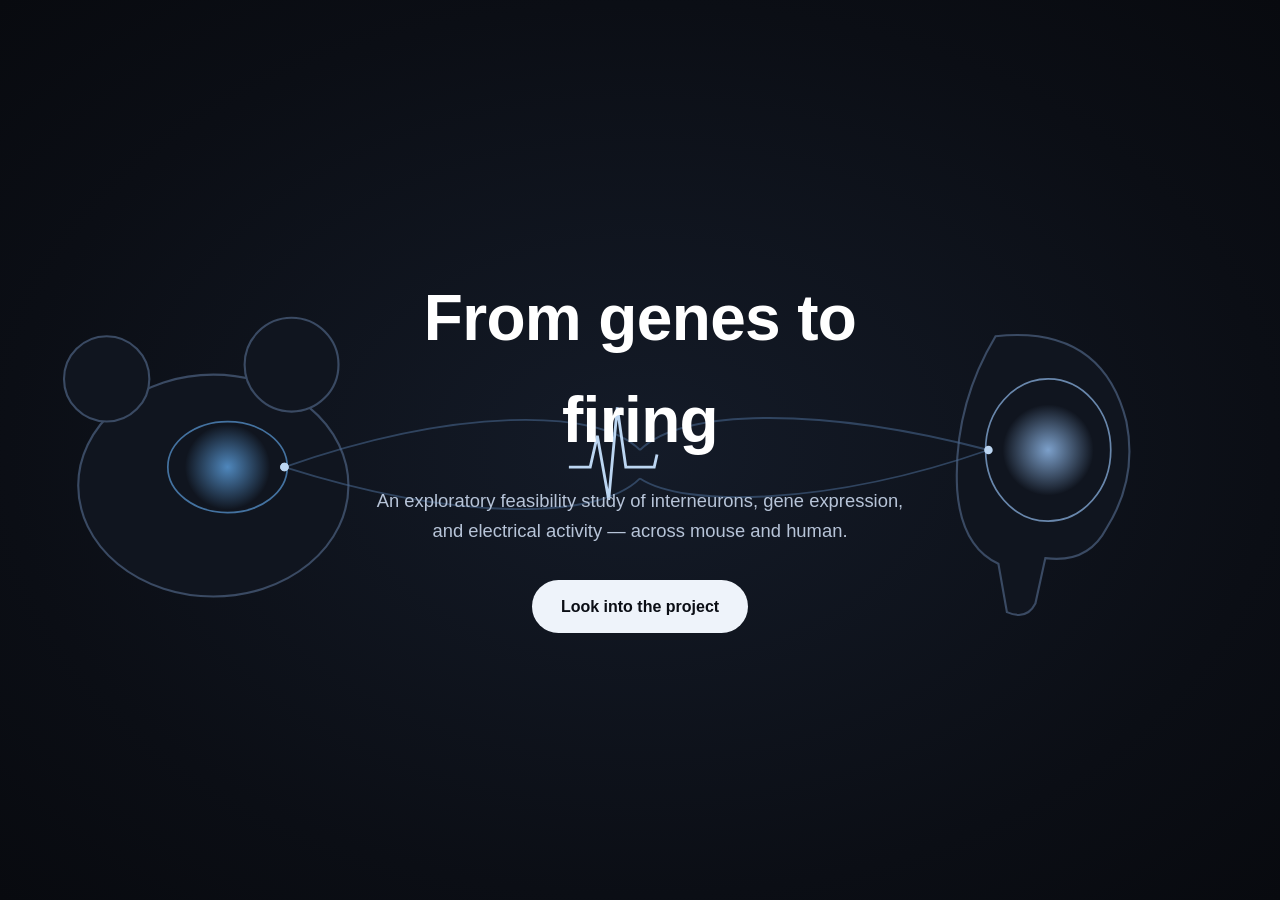
<file: website/index.html>
<!DOCTYPE html>
<html lang="en">
<head>
<meta charset="utf-8">
<meta name="viewport" content="width=device-width, initial-scale=1">
<script>try{if(sessionStorage.getItem('pq_entered')==='1'){document.documentElement.classList.add('entered')}}catch(e){}</script>
<title>Candidate-Gene Attribution: Mouse Interneuron Patch-seq</title>
<link rel="stylesheet" href="style.css">
</head>
<body>

<section class="opening" aria-labelledby="opening-title">
  <div class="opening-scene" aria-hidden="true">
    <svg viewBox="0 0 900 420" preserveAspectRatio="xMidYMid meet" focusable="false">
      <defs>
        <radialGradient id="glowMouse" cx="50%" cy="50%" r="50%">
          <stop offset="0%" stop-color="#5a9bd8" stop-opacity="0.85"/>
          <stop offset="100%" stop-color="#5a9bd8" stop-opacity="0"/>
        </radialGradient>
        <radialGradient id="glowHuman" cx="50%" cy="50%" r="50%">
          <stop offset="0%" stop-color="#8fb8e8" stop-opacity="0.85"/>
          <stop offset="100%" stop-color="#8fb8e8" stop-opacity="0"/>
        </radialGradient>
      </defs>

      <!-- mouse silhouette -->
      <g class="scene-figure scene-mouse">
        <ellipse cx="150" cy="235" rx="95" ry="78" fill="#10151f" stroke="#3a4a63" stroke-width="1.5"/>
        <circle cx="75" cy="160" r="30" fill="#10151f" stroke="#3a4a63" stroke-width="1.5"/>
        <circle cx="205" cy="150" r="33" fill="#10151f" stroke="#3a4a63" stroke-width="1.5"/>
        <circle class="brain-glow" cx="160" cy="222" r="30" fill="url(#glowMouse)"/>
        <ellipse cx="160" cy="222" rx="42" ry="32" fill="none" stroke="#5a9bd8" stroke-width="1.2" opacity="0.7"/>
      </g>

      <!-- human silhouette (profile) -->
      <g class="scene-figure scene-human">
        <path d="M 700 130 Q 775 122, 792 190 Q 800 230, 778 265 Q 765 290, 735 286 L 728 318 Q 722 330, 708 324 L 702 290 Q 676 278, 673 238 Q 670 180, 700 130 Z"
          fill="#10151f" stroke="#3a4a63" stroke-width="1.5"/>
        <circle class="brain-glow" cx="737" cy="210" r="32" fill="url(#glowHuman)"/>
        <ellipse cx="737" cy="210" rx="44" ry="50" fill="none" stroke="#8fb8e8" stroke-width="1.2" opacity="0.7"/>
      </g>

      <!-- neural pathway: branching lines between the two glows -->
      <g class="scene-pathway" fill="none" stroke="#4a6a93" stroke-width="1.3" opacity="0.55">
        <path d="M 200 222 C 320 180, 420 180, 450 210" />
        <path d="M 200 222 C 320 260, 420 260, 450 230" />
        <path d="M 695 210 C 580 180, 480 180, 450 210" />
        <path d="M 695 210 C 580 250, 480 250, 450 230" />
      </g>

      <!-- traveling particles along the pathway -->
      <g class="scene-particles">
        <circle class="particle p1" r="3" fill="#bcd6f2"/>
        <circle class="particle p2" r="3" fill="#bcd6f2"/>
        <circle class="particle p3" r="3" fill="#bcd6f2"/>
      </g>

      <!-- resolving waveform at center -->
      <g class="scene-wave">
        <polyline class="wave-line" points="400,222 415,222 420,200 428,245 434,180 440,222 460,222 466,195 472,250 478,222 500,222"
          fill="none" stroke="#bcd6f2" stroke-width="2"/>
      </g>
    </svg>
  </div>

  <p class="opening-sr-desc">
    An atmospheric, slowly animated scene: a mouse silhouette on the left and a
    human silhouette on the right, each with a softly glowing brain region,
    connected by faint neural-pathway lines. Small points of light drift along
    these lines toward the center, where they resolve into a simple electrical
    waveform. This is a conceptual illustration of the project's guiding
    question -- it does not depict any measured gene, signal, or result.
  </p>

  <div class="opening-content">
    <h1 id="opening-title">From genes to firing</h1>
    <p class="opening-sub">An exploratory feasibility study of interneurons, gene expression, and electrical activity &mdash; across mouse and human.</p>
    <a class="cta" href="#content">Look into the project</a>
  </div>
</section>

<div class="site-wrap">
<header class="site-header">
  <div class="inner">
    <a href="index.html"><strong>Patch-seq Gene Attribution</strong></a>
    <nav>
      <a href="index.html">Overview</a>
      <a href="methods.html">Methods</a>
      <a href="data.html">Data &amp; Licensing</a>
      <a href="results.html">Results</a>
      <a href="limitations.html">Limitations</a>
      <a href="reproducibility.html">Reproducibility</a>
      <a href="references.html">References</a>
    </nav>
  </div>
</header>

<main id="content" tabindex="-1">
<div class="hero">

<p><span class="status-line">Exploratory feasibility study &mdash; research continues while transcriptomic data-use permissions are clarified.</span></p>

<h2>The research question</h2>

<p class="lede">
Among genes expressed in mouse interneurons, which track how they fire,
and does that make biophysical sense? This project is building a pipeline
to find candidate genes whose expression statistically tracks
electrophysiological differences in mouse cortical interneurons, after
controlling for subclass and donor, and to check whether those candidates
are biophysically plausible against known ion-channel function. That
analysis is distinct from prior cross-modal classification and
mouse-to-human transfer-learning work &mdash; but it has not yet run on
real transcriptomic data, for reasons explained below.
</p>

<figure class="species-hero">
<svg viewBox="0 0 760 320" role="img" aria-labelledby="species-title species-desc">
  <title id="species-title">Conceptual illustration: gene expression to electrical firing, mouse and human</title>
  <desc id="species-desc">A conceptual, non-data illustration showing a mouse on the left and a human on the right, each with a highlighted brain region, connected by a pathway of gene-expression markers leading to a recorded voltage trace. No genes, markers, or traces shown here represent actual measurements.</desc>

  <!-- mouse -->
  <g class="hero-stage" tabindex="0" focusable="true">
    <title>Mouse cortical interneurons: the real-data and synthetic-demo work in this project is mouse-centered.</title>
    <ellipse cx="110" cy="150" rx="70" ry="58" fill="#fff" stroke="#1a1a1a" stroke-width="2"/>
    <circle cx="55" cy="95" r="20" fill="#fff" stroke="#1a1a1a" stroke-width="2"/>
    <circle cx="150" cy="90" r="22" fill="#fff" stroke="#1a1a1a" stroke-width="2"/>
    <ellipse class="hl" cx="118" cy="140" rx="34" ry="26" fill="none" stroke="#1f5fa8" stroke-width="2"/>
    <circle cx="70" cy="155" r="2.6" fill="#1a1a1a"/>
    <path d="M60,170 Q75,180 95,172" fill="none" stroke="#1a1a1a" stroke-width="1.6"/>
    <text x="55" y="235" class="species-label" text-anchor="middle">Mouse</text>
    <text x="55" y="250" class="species-sub" text-anchor="middle">cortical interneurons</text>
  </g>

  <!-- gene markers -->
  <g class="hero-stage" tabindex="0" focusable="true">
    <title>Gene-expression markers: a conceptual illustration of measured transcript levels, not real gene names or values.</title>
    <rect x="248" y="110" width="14" height="14" rx="2" fill="#1f5fa8"/>
    <rect x="248" y="134" width="20" height="14" rx="2" fill="#1f5fa8"/>
    <rect x="248" y="158" width="9" height="14" rx="2" fill="#1f5fa8"/>
    <rect x="248" y="182" width="16" height="14" rx="2" fill="#1f5fa8"/>
    <text x="240" y="95" class="species-sub" text-anchor="start">Gene-expression markers</text>
    <text x="240" y="108" class="conceptual-tag" text-anchor="start">(conceptual illustration)</text>
  </g>

  <line x1="180" y1="150" x2="245" y2="150" stroke="#9fb8d6" stroke-width="2.5"/>
  <line x1="300" y1="150" x2="345" y2="150" stroke="#9fb8d6" stroke-width="2.5"/>

  <!-- neuron + voltage trace, shared pathway -->
  <g class="hero-stage" tabindex="0" focusable="true">
    <title>Statistical attribution and a biophysical plausibility check: this is the part of the pipeline tested only on synthetic data so far.</title>
    <circle cx="380" cy="150" r="34" fill="#fff" stroke="#1a1a1a" stroke-width="2"/>
    <line x1="380" y1="116" x2="380" y2="76" stroke="#1a1a1a" stroke-width="2"/>
    <polyline points="355,80 365,80 368,60 374,95 380,68 386,80 405,80"
      fill="none" stroke="#1f5fa8" stroke-width="2"/>
    <text x="380" y="205" class="species-label" text-anchor="middle">Candidate-gene</text>
    <text x="380" y="220" class="species-sub" text-anchor="middle">attribution (tested on synthetic data)</text>
  </g>

  <line x1="414" y1="150" x2="460" y2="150" stroke="#9fb8d6" stroke-width="2.5"/>
  <line x1="505" y1="150" x2="550" y2="150" stroke="#9fb8d6" stroke-width="2.5"/>

  <!-- human -->
  <g class="hero-stage" tabindex="0" focusable="true">
    <title>Human cortical interneurons: only an ephys-only comparison has run on real human data so far, with n=4 usable cells.</title>
    <path d="M 600 95 Q 660 90, 672 140 Q 678 170, 660 195 Q 650 215, 625 212 L 620 235 Q 615 245, 605 240 L 600 215 Q 580 205, 578 175 Q 576 130, 600 95 Z"
      fill="#fff" stroke="#1a1a1a" stroke-width="2"/>
    <ellipse class="hl" cx="628" cy="150" rx="32" ry="38" fill="none" stroke="#1f5fa8" stroke-width="2"/>
    <circle cx="648" cy="160" r="2.6" fill="#1a1a1a"/>
    <text x="628" y="268" class="species-label" text-anchor="middle">Human</text>
    <text x="628" y="283" class="species-sub" text-anchor="middle">cortical interneurons (ephys-only, n=4)</text>
  </g>

  <text x="380" y="300" class="conceptual-tag" text-anchor="middle">Markers, neuron, and voltage trace are conceptual illustrations &mdash; not measured data.</text>
</svg>
<figcaption><strong>Conceptual illustration, not a data figure.</strong> The gene markers, neuron, and voltage trace are schematic; no real gene identities, expression levels, or recordings are depicted here. Hover or tab to each labeled region for what it represents.</figcaption>
</figure>

<div class="status-path">
  <div class="step step-done">
    <h3>Run on real data</h3>
    <p>Quality control and donor-grouped cross-validation ran on real downloaded data. The resulting mouse&ndash;human electrophysiology comparison (450 mouse cells, 4 usable human cells) is preliminary and underpowered -- it does not establish a reliable species difference.</p>
  </div>
  <div class="step step-synthetic">
    <h3>Tested on synthetic data</h3>
    <p>Candidate-gene attribution, stability selection, and the biophysical plausibility simulation are implemented and pass their tests, but have only ever been exercised on a synthetic, clearly-labeled demo fixture -- not on real biology.</p>
  </div>
  <div class="step step-blocked">
    <h3>Awaiting data permissions</h3>
    <p>Real mouse gene-attribution and biophysical plausibility checks are blocked: the relevant NeMO transcriptomic dataset currently has no license listed. Research continues on verified, permitted data in the meantime.</p>
  </div>
</div>

<div class="shown-grid">
  <div class="shown-has">
    <h3>What this project has shown</h3>
    <ul>
      <li>A tested, reproducible pipeline for gene-attribution, stability selection, and plausibility screening.</li>
      <li>A working real-data QC and donor-grouped cross-validation workflow, run on real downloaded data.</li>
      <li>A clear, honest map of exactly what's blocked and why.</li>
    </ul>
  </div>
  <div class="shown-has-not">
    <h3>What this project has not shown</h3>
    <ul>
      <li>No real candidate genes have been identified.</li>
      <li>No reliable mouse&ndash;human electrophysiological difference (n=4 human cells).</li>
      <li>No causal claim, and no completed gene-attribution study.</li>
    </ul>
  </div>
</div>

<h2>How the method works</h2>
<figure class="diagram-wrap">
<svg viewBox="0 0 760 300" role="img" aria-labelledby="diagram-title diagram-desc">
  <title id="diagram-title">From gene expression to firing behavior</title>
  <desc id="diagram-desc">A simplified interneuron: dendrites carry marks representing measured gene-expression levels, the soma integrates them, and the axon ends in a recorded voltage trace shaped by ion-channel genes.</desc>

  <!-- dendrites with expression marks -->
  <g class="diagram-stage" tabindex="0" focusable="true">
    <title>Stage 1: Patch-seq measures each cell's gene expression (transcriptome) directly after recording its electrical activity.</title>
    <line x1="60" y1="150" x2="150" y2="90" stroke="#9fb8d6" stroke-width="3"/>
    <line x1="60" y1="150" x2="150" y2="130" stroke="#9fb8d6" stroke-width="3"/>
    <line x1="60" y1="150" x2="150" y2="170" stroke="#9fb8d6" stroke-width="3"/>
    <line x1="60" y1="150" x2="150" y2="210" stroke="#9fb8d6" stroke-width="3"/>
    <rect x="40" y="82" width="10" height="14" rx="2" fill="#1f5fa8"/>
    <rect x="40" y="122" width="16" height="14" rx="2" fill="#1f5fa8"/>
    <rect x="40" y="162" width="7" height="14" rx="2" fill="#1f5fa8"/>
    <rect x="40" y="202" width="13" height="14" rx="2" fill="#1f5fa8"/>
    <text x="30" y="60" class="stage-label">Gene expression</text>
    <text x="30" y="75" class="stage-sub">(transcriptome, per cell)</text>
  </g>

  <!-- soma -->
  <g class="diagram-stage" tabindex="0" focusable="true">
    <title>Stage 2: A regularized regression model looks for genes whose expression statistically tracks the cell's measured electrical features, after accounting for cell subclass and donor.</title>
    <circle cx="190" cy="150" r="42" fill="#fff" stroke="#1a1a1a" stroke-width="2"/>
    <text x="155" y="215" class="stage-label">Candidate-gene</text>
    <text x="150" y="229" class="stage-sub">attribution (statistical)</text>
  </g>

  <!-- axon -->
  <line x1="232" y1="150" x2="430" y2="150" stroke="#1a1a1a" stroke-width="2"/>

  <!-- voltage trace -->
  <g class="diagram-stage" tabindex="0" focusable="true">
    <title>Stage 3: The recorded voltage trace -- rheobase, spike width, input resistance, adaptation -- is the electrophysiological phenotype being explained.</title>
    <rect x="430" y="90" width="280" height="120" rx="8" fill="#fff" stroke="#ddd"/>
    <polyline points="440,170 465,170 470,100 478,195 486,120 494,170 560,170 568,105 576,190 584,170 700,170"
      fill="none" stroke="#1f5fa8" stroke-width="2.4"/>
    <text x="440" y="75" class="stage-label">Measured electrophysiology</text>
    <text x="440" y="229" class="stage-sub">rheobase, spike width, input resistance...</text>
  </g>

  <!-- plausibility loop -->
  <path d="M 570 210 C 570 255, 230 255, 190 212" fill="none" stroke="#999" stroke-width="1.6" stroke-dasharray="4 4" marker-end="url(#arrow)"/>
  <defs>
    <marker id="arrow" markerWidth="8" markerHeight="8" refX="4" refY="4" orient="auto">
      <path d="M0,0 L8,4 L0,8 z" fill="#999"/>
    </marker>
  </defs>
  <text x="300" y="268" class="stage-sub">biophysical plausibility check (simulation), not proof</text>
</svg>
<figcaption>A simplified Patch-seq cell. Hover, or tab to, each stage for a one-line explanation; see the annotations below for more detail.</figcaption>
</figure>

<div class="annotations">
  <details>
    <summary>Why measure gene expression and electrophysiology in the same cell?</summary>
    <p>Patch-seq records a neuron's electrical activity with a patch-clamp
    electrode, then extracts and sequences its RNA through the same pipette.
    Because both measurements come from one cell, any statistical link
    between a gene and an electrical feature is at least a same-cell
    association -- not a guess from averaging across different cells.</p>
  </details>
  <details>
    <summary>Why "candidate," not "cause"?</summary>
    <p>A gene's expression can track an electrical feature for reasons that
    have nothing to do with it causing that feature -- shared developmental
    timing, cell subclass, or donor-level variation can all produce the same
    statistical pattern. Stability selection and donor-grouped
    cross-validation reduce, but do not eliminate, this risk.</p>
  </details>
  <details>
    <summary>What does the plausibility loop actually check?</summary>
    <p>For a handful of genes with a well-documented ion-channel role (e.g.
    a potassium or sodium channel gene), a small conductance-based neuron
    model is perturbed in the direction the expression difference implies,
    and the resulting shift in firing behavior is compared -- in direction
    only -- against what was measured. Agreement is weak supporting
    evidence, not confirmation.</p>
  </details>
</div>

<nav class="quick-links" aria-label="Project sections">
  <a href="methods.html"><strong>Methods</strong><span>How each stage above is actually implemented and validated</span></a>
  <a href="results.html"><strong>Results</strong><span>Real-data and synthetic-demo outputs, kept clearly separate</span></a>
  <a href="data.html"><strong>Data &amp; Licensing</strong><span>Exact sources, sample counts, and what each license permits</span></a>
  <a href="reproducibility.html"><strong>Reproducibility</strong><span>Commands to re-run the pipeline, on demo and real data</span></a>
</nav>

</div>

<h2>Scope at a glance</h2>
<ul>
  <li><strong>Mouse arm (attribution):</strong> Gouwens et al. 2020 Patch-seq
      cohort, n=4,270 interneurons, ephys + transcriptome + partial
      morphology, linked per cell.</li>
  <li><strong>Human arm (ephys-only comparison):</strong> DANDI:000636,
      109 subjects / 616 cells, electrophysiology only -- no transcriptome,
      no confirmed subclass labels.</li>
  <li><strong>Not in scope yet:</strong> any cross-species gene
      attribution, which would require a linked human transcriptome
      (see Data &amp; Licensing for the Lee &amp; Dalley 2023 upgrade
      path, not currently used).</li>
</ul>

<div class="callout">
<strong>Where things actually stand (2026-11-23).</strong> A real,
non-synthetic data pull and partial pipeline run has been completed, but it
is a preliminary feasibility check, not a scientific result:
<ul>
  <li><strong>Mouse gene-attribution arm: not run on real data.</strong> No
      real gene-expression (transcriptome) data was obtained, because the
      NeMO mouse-transcriptome collection currently has no license listed
      and was therefore not downloaded, per this project's own stop
      condition. No mouse genes have been identified as candidates from
      real data at any point.</li>
  <li><strong>Human ephys-only cross-species comparison arm: ran on real
      data, but on only 4 usable cells.</strong> Of 20 downloaded
      DANDI:000636 NWB files, only 4 yielded ephys features extractable
      with the pipeline's current feature-extraction settings (the other
      16 failed because their stimulus-naming convention isn't recognized
      by the extractor's default configuration -- an unresolved pipeline
      limitation, not a statement that those recordings are unusable by
      any method). With n=4, the resulting mouse-vs-human descriptive
      numbers are preliminary only and do not demonstrate a reliable
      species difference.</li>
  <li><strong>The real mouse cells</strong> came from the Allen Brain Map
      REST API, Cre-line-filtered as a subclass proxy -- not independently
      verified as the exact published Gouwens et al. 2020 cohort.</li>
</ul>
A separate, clearly synthetic demo fixture (<code>demo_fixture/</code>) was
also run end-to-end to validate that the pipeline code itself is correct.
<strong>Its numbers are 100% synthetic and must never be read as biological
findings</strong> -- they are kept visually and textually separate from the
real-data numbers throughout this site. See <a href="results.html">Results</a>
for both, and <a href="reproducibility.html">Reproducibility</a> for exact
commands.
</div>

<h2>What this project does not claim</h2>
<ul>
  <li>No causal gene &rarr; channel &rarr; excitability proof from
      observational data.</li>
  <li>No cross-species gene attribution.</li>
  <li>No simulation result is validation -- conductance-based models are a
      plausibility/sensitivity check only.</li>
  <li>Null, inconclusive, or unstable results are reported, not hidden.</li>
</ul>

</main>
<footer>
  Source: this repository's <code>docs/stage2_research_design.md</code>,
  <code>data/README.md</code>, and <code>results/demo/summary.json</code>.
</footer>
</div>
<script>
try {
  var cta = document.querySelector('.opening .cta');
  if (cta) {
    cta.addEventListener('click', function () {
      try { sessionStorage.setItem('pq_entered', '1'); } catch (e) {}
    });
  }
} catch (e) {}
</script>
</body>
</html>
</file>
<file: website/style.css>
:root {
  --bg: #fafafa;
  --fg: #1a1a1a;
  --muted: #5b5b5b;
  --accent: #1f5fa8;
  --border: #ddd;
  --card: #fff;
  --warn-bg: #fff6e0;
  --warn-border: #e2b53f;
  --max-width: 880px;
}

* { box-sizing: border-box; }

body {
  margin: 0;
  background: var(--bg);
  color: var(--fg);
  font-family: -apple-system, BlinkMacSystemFont, "Segoe UI", Roboto, Helvetica, Arial, sans-serif;
  line-height: 1.6;
}

header.site-header {
  background: var(--fg);
  color: #fff;
  padding: 1rem 1.25rem;
}

header.site-header .inner {
  max-width: var(--max-width);
  margin: 0 auto;
  display: flex;
  flex-wrap: wrap;
  align-items: center;
  gap: 0.75rem 1.5rem;
}

header.site-header a { color: #fff; text-decoration: none; }
header.site-header nav { display: flex; flex-wrap: wrap; gap: 1rem; }
header.site-header nav a { opacity: 0.85; }
header.site-header nav a:hover { opacity: 1; text-decoration: underline; }

main {
  max-width: var(--max-width);
  margin: 0 auto;
  padding: 1.5rem 1.25rem 4rem;
}

h1 { font-size: 1.7rem; }
h2 { font-size: 1.3rem; margin-top: 2.2rem; border-bottom: 1px solid var(--border); padding-bottom: 0.3rem; }
h3 { font-size: 1.05rem; }

.badge {
  display: inline-block;
  font-size: 0.75rem;
  font-weight: 600;
  text-transform: uppercase;
  letter-spacing: 0.03em;
  padding: 0.2rem 0.6rem;
  border-radius: 999px;
  background: var(--warn-bg);
  border: 1px solid var(--warn-border);
  color: #6b4e00;
}

.callout {
  background: var(--warn-bg);
  border: 1px solid var(--warn-border);
  border-radius: 8px;
  padding: 0.9rem 1.1rem;
  margin: 1rem 0;
}

.callout strong { color: #6b4e00; }

/* Wrapped so a wide table scrolls within its own box instead of
   pushing the whole page wider than the viewport on mobile. */
.table-scroll {
  overflow-x: auto;
  margin: 1rem 0;
  -webkit-overflow-scrolling: touch;
}

table {
  width: 100%;
  border-collapse: collapse;
  margin: 0;
  font-size: 0.92rem;
}

th, td {
  text-align: left;
  padding: 0.5rem 0.6rem;
  border: 1px solid var(--border);
  vertical-align: top;
}

th { background: #f0f0f0; }

code, pre {
  font-family: "SF Mono", Menlo, Consolas, monospace;
  font-size: 0.88rem;
}

pre {
  background: #1a1a1a;
  color: #e8e8e8;
  padding: 0.9rem 1rem;
  border-radius: 8px;
  overflow-x: auto;
}

.card {
  background: var(--card);
  border: 1px solid var(--border);
  border-radius: 8px;
  padding: 1rem 1.2rem;
  margin: 0.8rem 0;
}

.stat-grid {
  display: grid;
  grid-template-columns: repeat(auto-fit, minmax(140px, 1fr));
  gap: 0.7rem;
  margin: 1rem 0;
}

.stat {
  background: var(--card);
  border: 1px solid var(--border);
  border-radius: 8px;
  padding: 0.7rem 0.9rem;
  text-align: center;
}

.stat .value { font-size: 1.5rem; font-weight: 700; color: var(--accent); }
.stat .label { font-size: 0.78rem; color: var(--muted); }

a { color: var(--accent); }

footer {
  max-width: var(--max-width);
  margin: 0 auto;
  padding: 1rem 1.25rem 2rem;
  color: var(--muted);
  font-size: 0.85rem;
}

.result-null { color: #a33; font-weight: 600; }
.result-ok { color: #2a7a2a; font-weight: 600; }

/* ---- Front-page hero (index.html only) ---- */

.hero {
  max-width: var(--max-width);
  margin: 0 auto;
  padding: 2.2rem 1.25rem 0.5rem;
}

.hero .status-strip {
  display: flex;
  flex-wrap: wrap;
  gap: 0.5rem;
  align-items: center;
  margin-bottom: 1.1rem;
}

.badge-good {
  display: inline-block;
  font-size: 0.72rem;
  font-weight: 600;
  padding: 0.2rem 0.6rem;
  border-radius: 999px;
  background: #eaf3ff;
  border: 1px solid #a9c9ec;
  color: #184a7a;
}

.hero h1 {
  font-size: clamp(1.6rem, 3.2vw, 2.1rem);
  line-height: 1.25;
  margin: 0.4rem 0 0.5rem;
  max-width: 34ch;
}

.hero .lede {
  font-size: 1.05rem;
  color: var(--muted);
  max-width: 54ch;
  margin: 0 0 1.4rem;
}

.limit-strip {
  display: grid;
  grid-template-columns: repeat(auto-fit, minmax(220px, 1fr));
  gap: 0.6rem;
  margin: 0 0 1.6rem;
}

.limit-strip .limit {
  background: var(--warn-bg);
  border: 1px solid var(--warn-border);
  border-radius: 8px;
  padding: 0.65rem 0.8rem;
  font-size: 0.85rem;
}

.limit-strip .limit strong {
  display: block;
  font-size: 0.78rem;
  text-transform: uppercase;
  letter-spacing: 0.02em;
  color: #6b4e00;
  margin-bottom: 0.15rem;
}

/* Diagram */

.diagram-wrap {
  background: var(--card);
  border: 1px solid var(--border);
  border-radius: 12px;
  padding: 1.2rem 1.2rem 0.6rem;
  margin: 1.4rem 0 2rem;
}

.diagram-wrap svg { width: 100%; height: auto; display: block; }
.diagram-wrap figcaption {
  font-size: 0.82rem;
  color: var(--muted);
  margin: 0.6rem 0.2rem 0.4rem;
  text-align: center;
}

.diagram-wrap .stage-label { font-size: 12px; fill: var(--fg); font-family: inherit; }
.diagram-wrap .stage-sub { font-size: 10.5px; fill: var(--muted); font-family: inherit; }

.diagram-stage {
  cursor: default;
}
.diagram-stage:focus-visible {
  outline: 2px solid var(--accent);
  outline-offset: 4px;
  border-radius: 4px;
}
.diagram-stage:focus-visible rect,
.diagram-stage:focus-visible path,
.diagram-stage:focus-visible circle,
.diagram-stage:focus-visible line,
.diagram-stage:hover rect,
.diagram-stage:hover path,
.diagram-stage:hover circle,
.diagram-stage:hover line {
  stroke: var(--accent);
  stroke-width: 3;
}

.annotations {
  display: grid;
  grid-template-columns: repeat(auto-fit, minmax(240px, 1fr));
  gap: 0.6rem;
  margin: 0.6rem 0 1rem;
}

.annotations details {
  border: 1px solid var(--border);
  border-radius: 8px;
  padding: 0.55rem 0.8rem;
  background: var(--card);
}

.annotations summary {
  cursor: pointer;
  font-weight: 600;
  font-size: 0.9rem;
}

.annotations p {
  font-size: 0.86rem;
  color: var(--muted);
  margin: 0.5rem 0 0.1rem;
}

.quick-links {
  display: grid;
  grid-template-columns: repeat(auto-fit, minmax(190px, 1fr));
  gap: 0.8rem;
  margin: 0.4rem 0 2rem;
}

.quick-links a {
  display: block;
  border: 1px solid var(--border);
  border-radius: 10px;
  padding: 0.9rem 1rem;
  text-decoration: none;
  color: var(--fg);
  background: var(--card);
  transition: border-color 0.15s ease, transform 0.15s ease;
}

.quick-links a:hover,
.quick-links a:focus-visible {
  border-color: var(--accent);
  transform: translateY(-1px);
}

.quick-links a strong {
  display: block;
  color: var(--accent);
  margin-bottom: 0.2rem;
}

.quick-links a span {
  font-size: 0.82rem;
  color: var(--muted);
}

@media (prefers-reduced-motion: reduce) {
  .quick-links a { transition: none; }
}

/* ---- Mouse/human species hero illustration ---- */

.status-line {
  display: inline-block;
  font-size: 0.8rem;
  font-weight: 600;
  padding: 0.3rem 0.7rem;
  border-radius: 999px;
  background: #eaf3ff;
  border: 1px solid #a9c9ec;
  color: #184a7a;
  margin-bottom: 1rem;
}

.species-hero {
  background: var(--card);
  border: 1px solid var(--border);
  border-radius: 12px;
  padding: 1.2rem 1.2rem 0.6rem;
  margin: 1.4rem 0 1.8rem;
}

.species-hero svg { width: 100%; height: auto; display: block; }

.species-hero figcaption {
  font-size: 0.82rem;
  color: var(--muted);
  margin: 0.6rem 0.2rem 0.4rem;
  text-align: center;
}

.species-hero figcaption strong { color: var(--fg); }

.species-label { font-size: 13px; font-weight: 600; fill: var(--fg); font-family: inherit; }
.species-sub { font-size: 10.5px; fill: var(--muted); font-family: inherit; }
.conceptual-tag { font-size: 9.5px; fill: #8a6d00; font-style: italic; font-family: inherit; }

.hero-stage:focus-visible {
  outline: 2px solid var(--accent);
  outline-offset: 4px;
}
.hero-stage:focus-visible .hl,
.hero-stage:hover .hl {
  stroke: var(--accent);
  stroke-width: 2.5;
}

/* Three-part status path */

.status-path {
  display: grid;
  grid-template-columns: repeat(auto-fit, minmax(220px, 1fr));
  gap: 0.7rem;
  margin: 1rem 0 1.8rem;
}

.status-path .step {
  border-radius: 10px;
  padding: 0.85rem 1rem;
  border: 1px solid var(--border);
  background: var(--card);
}

.status-path .step h3 {
  margin: 0 0 0.4rem;
  font-size: 0.82rem;
  text-transform: uppercase;
  letter-spacing: 0.02em;
}

.status-path .step p {
  margin: 0;
  font-size: 0.86rem;
  color: var(--muted);
}

.status-path .step-done { border-left: 4px solid #2a7a2a; }
.status-path .step-done h3 { color: #2a7a2a; }
.status-path .step-synthetic { border-left: 4px solid #8a6d00; }
.status-path .step-synthetic h3 { color: #8a6d00; }
.status-path .step-blocked { border-left: 4px solid #a33; }
.status-path .step-blocked h3 { color: #a33; }

/* Has / has-not shown */

.shown-grid {
  display: grid;
  grid-template-columns: repeat(auto-fit, minmax(260px, 1fr));
  gap: 1rem;
  margin: 0.6rem 0 1.8rem;
}

.shown-grid > div {
  border: 1px solid var(--border);
  border-radius: 10px;
  padding: 0.9rem 1.1rem;
  background: var(--card);
}

.shown-grid h3 {
  margin: 0 0 0.5rem;
  font-size: 0.95rem;
}

.shown-grid ul {
  margin: 0;
  padding-left: 1.1rem;
  font-size: 0.86rem;
}

.shown-grid li { margin-bottom: 0.35rem; }

.shown-has h3 { color: #2a7a2a; }
.shown-has { border-left: 4px solid #2a7a2a; }
.shown-has-not h3 { color: #a33; }
.shown-has-not { border-left: 4px solid #a33; }

/* ---- Opening cinematic screen (index.html only) ---- */

.opening-sr-desc {
  position: absolute;
  width: 1px; height: 1px;
  padding: 0; margin: -1px;
  overflow: hidden;
  clip: rect(0,0,0,0);
  white-space: nowrap;
  border: 0;
}

/* Gate: the opening screen is the only thing visible, reachable, or
   scrollable until the visitor has entered. Two independent mechanisms,
   either one is enough to reveal the site:
   1. `:target` -- works with JavaScript off: clicking the CTA on THIS
      page reveals THIS page's content (per-page, no memory across pages).
   2. `html.entered` -- a tiny inline head-script adds this class if
      sessionStorage records a prior entry, so once a visitor has entered
      anywhere in the site, every other page in the same tab opens
      straight to its content, no second click needed. If JS or
      sessionStorage is unavailable, this silently has no effect and
      mechanism 1 (:target) still works per page -- never a blank/trapped
      screen either way.
   Browsers without :has() support simply show the site ungated rather
   than trapping the visitor, which is the correct fallback. */

.site-wrap { display: none; }

:root:has(#content:target) .opening,
html.entered .opening { display: none; }

:root:has(#content:target) .site-wrap,
html.entered .site-wrap { display: block; }

.opening {
  position: fixed;
  inset: 0;
  min-height: 100svh;
  min-height: 100vh;
  display: flex;
  align-items: center;
  justify-content: center;
  overflow: hidden;
  background: radial-gradient(ellipse at center, #141b28 0%, #0b0e15 70%, #080a0f 100%);
  color: #eef3fa;
  z-index: 50;
}

.opening-scene {
  position: absolute;
  inset: 0;
}

.opening-scene svg {
  width: 100%;
  height: 100%;
  display: block;
}

.opening-content {
  position: relative;
  z-index: 1;
  text-align: center;
  padding: 2rem 1.5rem;
  max-width: 36rem;
}

.opening-content h1 {
  font-size: clamp(2.4rem, 6vw, 4rem);
  font-weight: 700;
  letter-spacing: -0.01em;
  margin: 0 0 0.9rem;
  color: #fff;
}

.opening-sub {
  font-size: clamp(1rem, 2vw, 1.15rem);
  color: #b7c4d8;
  margin: 0 0 2.2rem;
  line-height: 1.6;
}

.cta {
  display: inline-block;
  background: #eef3fa;
  color: #0b0e15;
  font-weight: 600;
  font-size: 1rem;
  padding: 0.85rem 1.8rem;
  border-radius: 999px;
  text-decoration: none;
  transition: transform 0.2s ease, box-shadow 0.2s ease;
  box-shadow: 0 0 0 0 rgba(238, 243, 250, 0);
}

.cta:hover {
  transform: translateY(-2px);
  box-shadow: 0 6px 24px rgba(238, 243, 250, 0.25);
}

.cta:focus-visible {
  outline: 3px solid #5a9bd8;
  outline-offset: 3px;
}

/* Scene animation: slow brain glow pulse */

.brain-glow {
  animation: pulse-glow 5s ease-in-out infinite;
  transform-origin: center;
}
.scene-mouse .brain-glow { animation-delay: 0s; }
.scene-human .brain-glow { animation-delay: 1.2s; }

@keyframes pulse-glow {
  0%, 100% { opacity: 0.55; transform: scale(1); }
  50% { opacity: 1; transform: scale(1.12); }
}

/* Particles drifting along the two upper/lower pathway curves, mouse side */

.particle {
  offset-rotate: 0deg;
  animation-duration: 6s;
  animation-timing-function: ease-in-out;
  animation-iteration-count: infinite;
}

.p1 { offset-path: path("M 200 222 C 320 180, 420 180, 450 210"); animation-name: travel; animation-delay: 0s; }
.p2 { offset-path: path("M 695 210 C 580 180, 480 180, 450 210"); animation-name: travel; animation-delay: 2s; }
.p3 { offset-path: path("M 200 222 C 320 260, 420 260, 450 230"); animation-name: travel; animation-delay: 4s; }

@keyframes travel {
  0% { offset-distance: 0%; opacity: 0; }
  10% { opacity: 1; }
  90% { opacity: 1; }
  100% { offset-distance: 100%; opacity: 0; }
}

.wave-line {
  stroke-dasharray: 220;
  animation: wave-shimmer 7s ease-in-out infinite;
}

@keyframes wave-shimmer {
  0%, 100% { stroke-dashoffset: 220; opacity: 0.6; }
  50% { stroke-dashoffset: 0; opacity: 1; }
}

@media (prefers-reduced-motion: reduce) {
  html { scroll-behavior: auto; }
  .brain-glow, .particle, .wave-line, .cta {
    animation: none !important;
    transition: none !important;
  }
  .brain-glow { opacity: 0.85; }
  .particle { opacity: 0; }
  .wave-line { stroke-dashoffset: 0; opacity: 0.85; }
}

@media (prefers-reduced-motion: no-preference) {
  html { scroll-behavior: smooth; }
}

@media (max-width: 600px) {
  .opening-content h1 { font-size: 2rem; }
}
</file>
